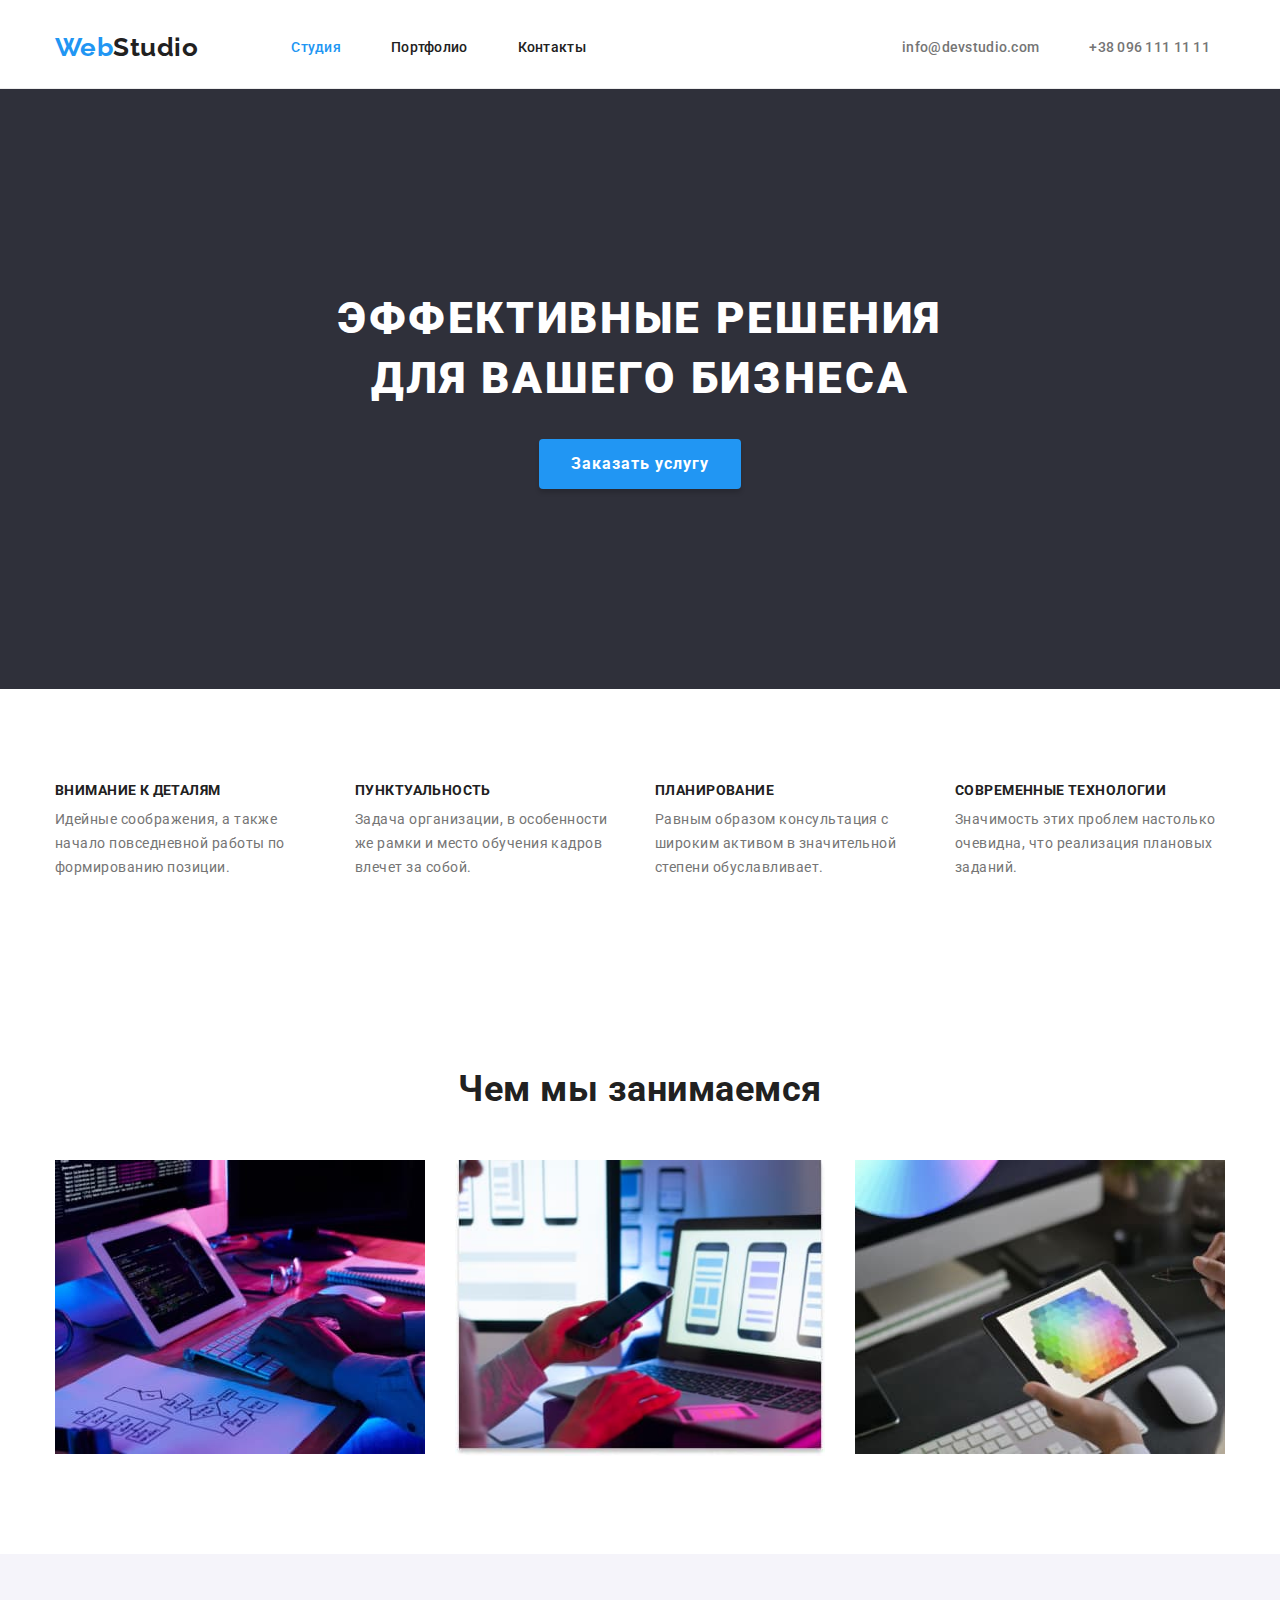
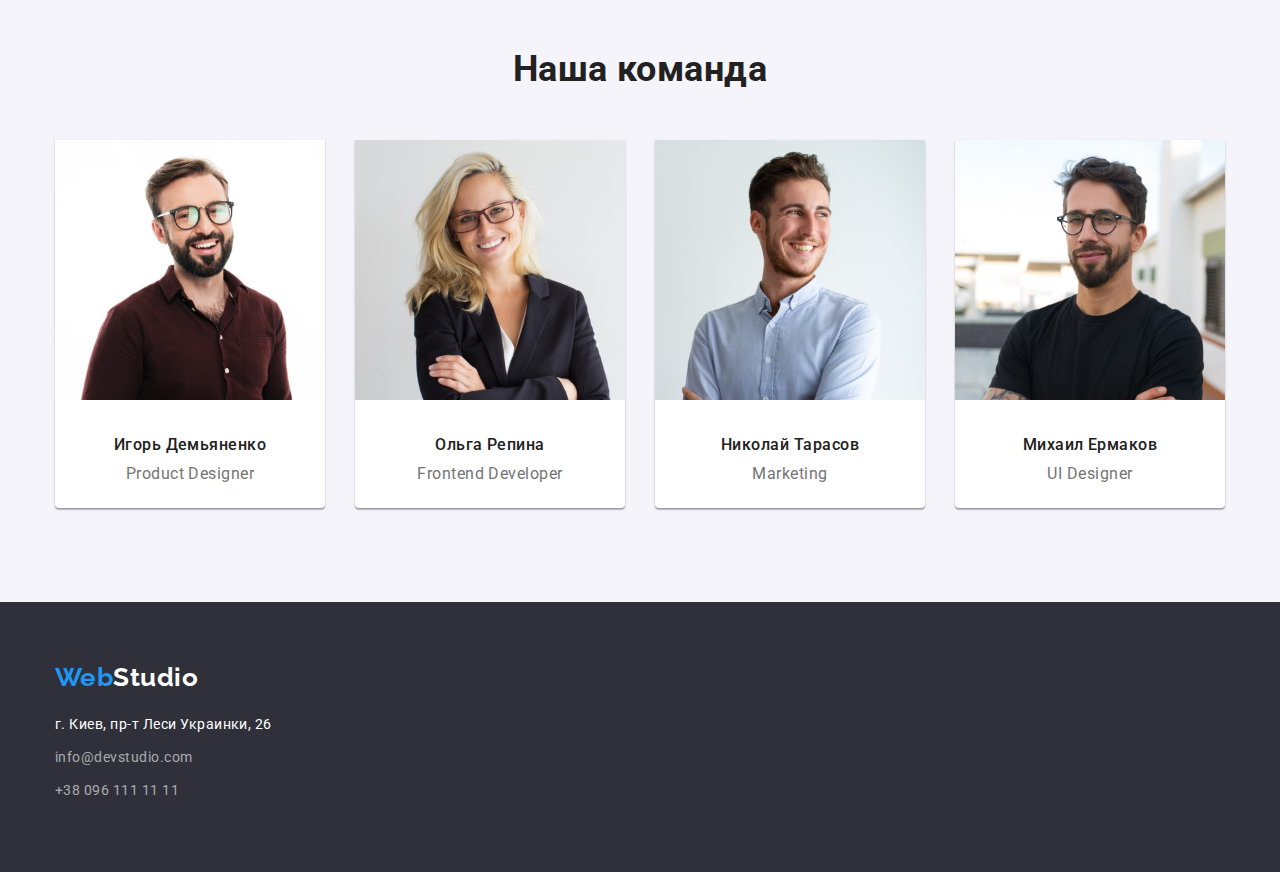
<file: index.html>
<!DOCTYPE html>
<html lang="ru">
  <head>
    <meta charset="UTF-8" />
    <meta http-equiv="X-UA-Compatible" content="IE=edge" />
    <meta name="viewport" content="width=device-width, initial-scale=1.0" />
    <title>WebStudio</title>
    <link rel="preconnect" href="https://fonts.googleapis.com" />
    <link rel="preconnect" href="https://fonts.gstatic.com" crossorigin />
    <link
      href="https://fonts.googleapis.com/css2?family=Raleway:wght@700&family=Roboto:wght@400;500;700;900&display=swap"
      rel="stylesheet"
    />
    <link rel="stylesheet" href="./css/modern-normalize.css" />
    <link rel="stylesheet" href="./css/styles.css" />
  </head>
  <body>
    <header class="header-border">
      <div class="flex-nav header-container">
        <nav class="flex-nav">
          <a href="" lang="en" class="logo link">Web<span class="logo-accent">Studio</span> </a>

          <ul class="flex-nav-menu">
            <li class="list nav-menu-item">
              <a href="./index.html" class="link site-nav-text current">Студия</a>
            </li>
            <li class="list nav-menu-item">
              <a href="./portfolio.html" class="link site-nav-text">Портфолио</a>
            </li>
            <li class="list nav-menu-item">
              <a href="" class="link site-nav-text">Контакты</a>
            </li>
          </ul>
        </nav>
        <ul class="container flex-nav-contact">
          <li class="list nav-contact-item">
            <a href="mailto:info@devstudio.com" class="link site-contact">info@devstudio.com</a>
          </li>
          <li class="list nav-contact-item">
            <a href="tel:+380961111111" class="link site-contact">+38 096 111 11 11</a>
          </li>
        </ul>
      </div>
    </header>
    <main>
      <section class="hero-bg-temporary">
        <h1 class="hero-title">Эффективные решения <br />для вашего бизнеса</h1>
        <button type="button" class="hero-button">Заказать услугу</button>
      </section>

      <section class="section">
        <!--Скрытый заголовок-->
        <h2 class="visually-hidden">Наши преимущества</h2>

        <ul class="advantages-items container">
          <li class="list advantages-item">
            <h3 class="advantages-title">Внимание к деталям</h3>
            <p class="advantages-text">
              Идейные соображения, а также начало повседневной работы по формированию позиции.
            </p>
          </li>
          <li class="list advantages-item">
            <h3 class="advantages-title">Пунктуальность</h3>
            <p class="advantages-text">
              Задача организации, в особенности же рамки и место обучения кадров влечет за собой.
            </p>
          </li>
          <li class="list advantages-item">
            <h3 class="advantages-title">Планирование</h3>
            <p class="advantages-text">
              Равным образом консультация с широким активом в значительной степени обуславливает.
            </p>
          </li>
          <li class="list advantages-item">
            <h3 class="advantages-title">Современные технологии</h3>
            <p class="advantages-text">Значимость этих проблем настолько очевидна, что реализация плановых заданий.</p>
          </li>
        </ul>
      </section>
      <section class="section">
        <h2 class="title wedo-title">Чем мы занимаемся</h2>

        <ul class="wedo-ul container">
          <li class="list wedo-item">
            <img src="./images/about-1.jpg" alt="человек печатает на клавиатуре код" width="370" />
          </li>
          <li class="list wedo-item">
            <img src="./images/about-2.jpg" alt="на ноутбуке разметка сайтов" width="370" />
          </li>
          <li class="list wedo-item">
            <img src="./images/about-3.jpg" alt="человек держит цветовую палитра" width="370" />
          </li>
        </ul>
      </section>
      <section class="team section">
        <div class="team-container">
          <h2 class="title team-title">Наша команда</h2>
          <ul class="team-items">
            <li class="list team-item">
              <img class="team-img" src="./images/team-1.jpg" alt="улыбающийся мужчина в очках" width="270" />
              <h3 class="team-item-title">Игорь Демьяненко</h3>
              <p class="team-item-role" lang="en">Product Designer</p>
            </li>
            <li class="list team-item">
              <img class="team-img" src="./images/team-2.jpg" alt="красивая девушка улыбается" width="270" />
              <h3 class="team-item-title">Ольга Репина</h3>
              <p class="team-item-role" lang="en">Frontend Developer</p>
            </li>
            <li class="list team-item">
              <img class="team-img" src="./images/team-3.jpg" alt="мужчина в голубой рубашке" width="270" />
              <h3 class="team-item-title">Николай Тарасов</h3>
              <p class="team-item-role" lang="en">Marketing</p>
            </li>
            <li class="list team-item">
              <img class="team-img" src="./images/team-4.jpg" alt="мужчина c бородой" width="270" />
              <h3 class="team-item-title">Михаил Ермаков</h3>
              <p class="team-item-role" lang="en">UI Designer</p>
            </li>
          </ul>
        </div>
      </section>
    </main>
    <footer class="footer">
      <div class="container">
        <a href="./index.html" lang="en" class="footer-logo link">Web<span class="logo-accent-footer">Studio</span> </a>
        <address>
          <ul>
            <li class="footer-map list footer-adress">г. Киев, пр-т Леси Украинки, 26</li>
            <li class="list footer-adress">
              <a href="mailto:info@devstudio.com" class="footer-contact link">info@devstudio.com</a>
            </li>
            <li class="list footer-adress">
              <a href="tel:+380961111111" class="footer-contact link">+38 096 111 11 11</a>
            </li>
          </ul>
        </address>
      </div>
    </footer>
  </body>
</html>
</file>
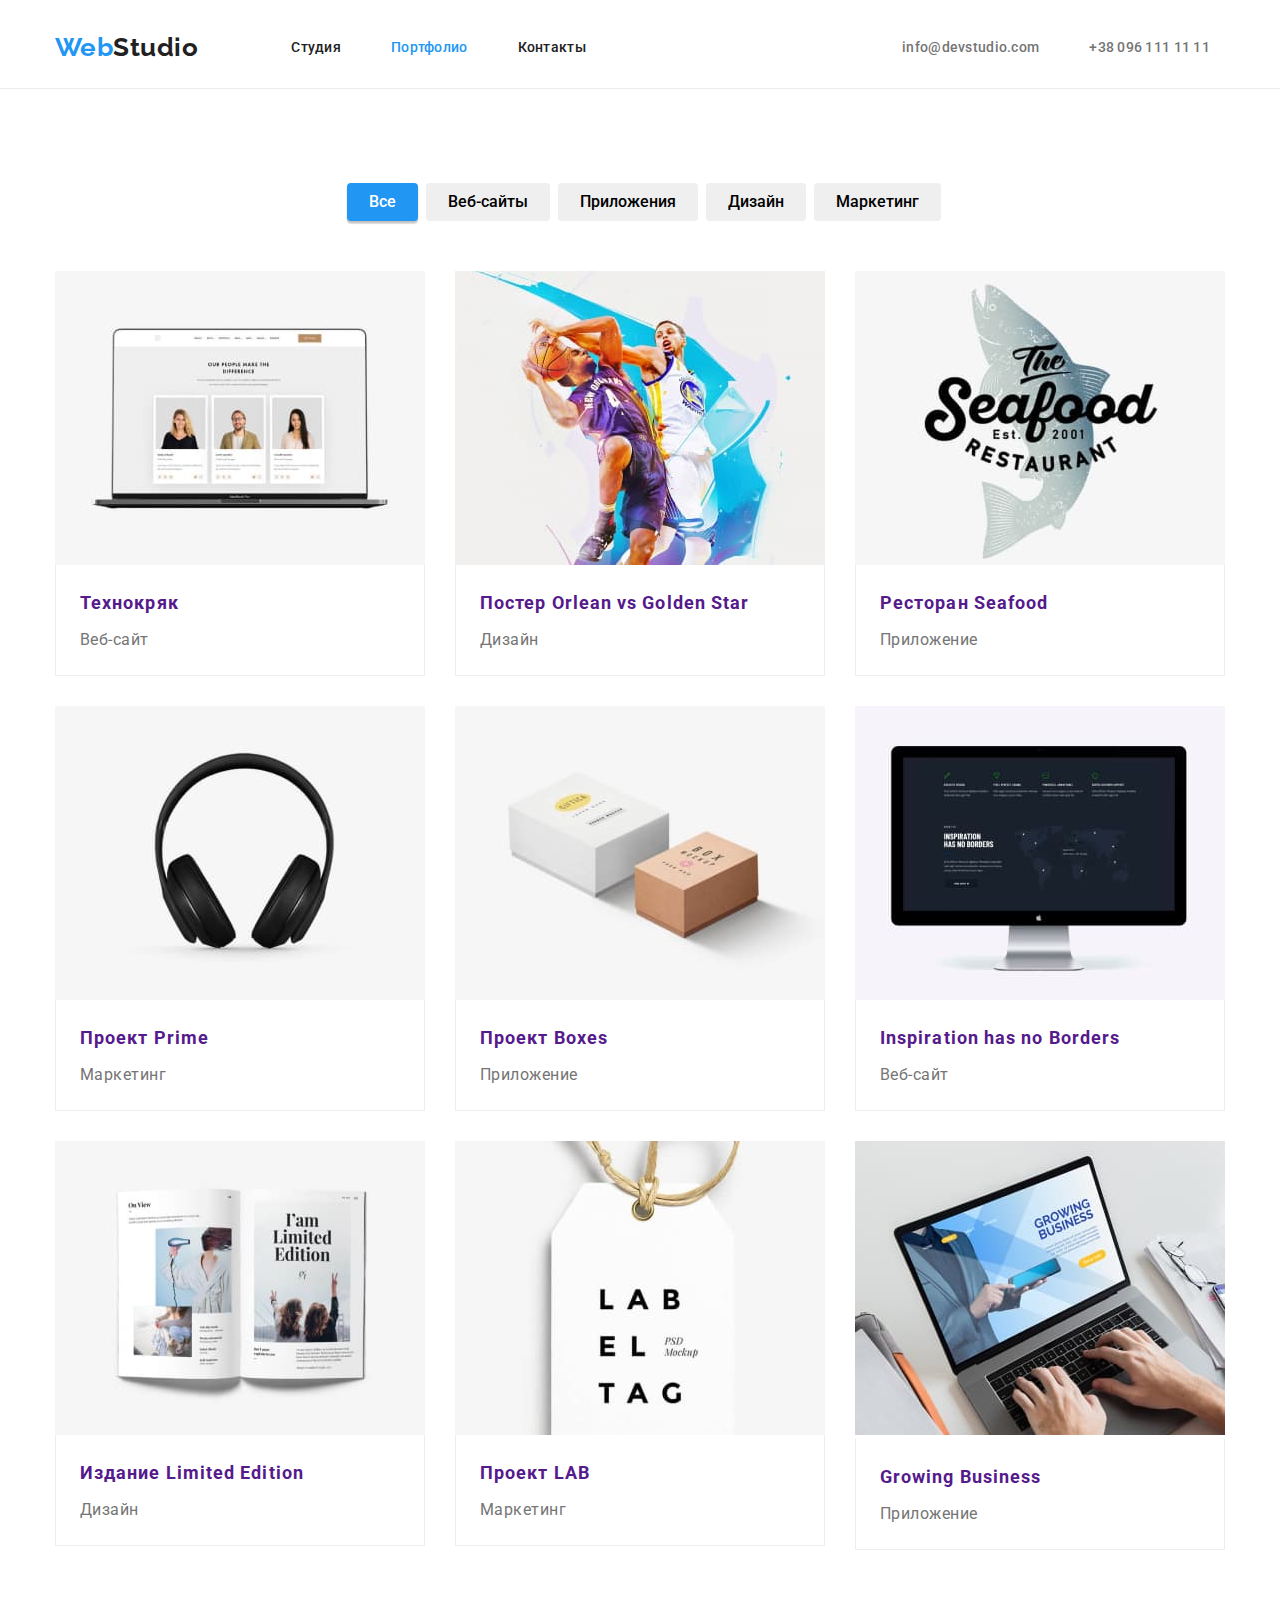
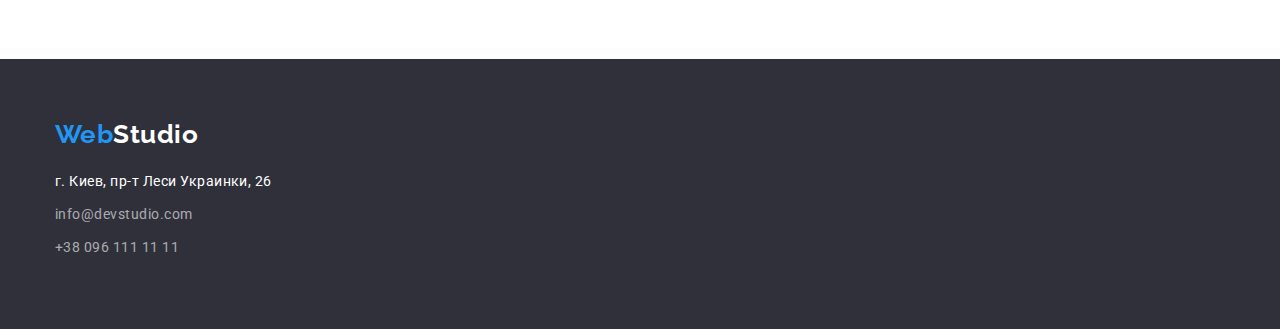
<file: portfolio.html>
<!DOCTYPE html>
<html lang="ru">
  <head>
    <meta charset="UTF-8" />
    <meta http-equiv="X-UA-Compatible" content="IE=edge" />
    <meta name="viewport" content="width=device-width, initial-scale=1.0" />
    <title>WebStudio</title>
    <link rel="preconnect" href="https://fonts.googleapis.com" />
    <link rel="preconnect" href="https://fonts.gstatic.com" crossorigin />
    <link
      href="https://fonts.googleapis.com/css2?family=Raleway:wght@700&family=Roboto:wght@400;500;700;900&display=swap"
      rel="stylesheet"
    />
    <link rel="stylesheet" href="./css/modern-normalize.css" />
    <link rel="stylesheet" href="./css/styles.css" />
  </head>
  <body>
    <header class="header-border">
      <div class="flex-nav header-container">
        <nav class="flex-nav">
          <a href="" lang="en" class="logo link">Web<span class="logo-accent">Studio</span> </a>

          <ul class="flex-nav-menu">
            <li class="list nav-menu-item">
              <a href="./index.html" class="link site-nav-text">Студия</a>
            </li>
            <li class="list nav-menu-item">
              <a href="./portfolio.html" class="link site-nav-text current">Портфолио</a>
            </li>
            <li class="list nav-menu-item">
              <a href="" class="link site-nav-text">Контакты</a>
            </li>
          </ul>
        </nav>
        <ul class="container flex-nav-contact">
          <li class="list nav-contact-item">
            <a href="mailto:info@devstudio.com" class="link site-contact">info@devstudio.com</a>
          </li>
          <li class="list nav-contact-item">
            <a href="tel:+380961111111" class="link site-contact">+38 096 111 11 11</a>
          </li>
        </ul>
      </div>
    </header>
    <main>
      <section class="section">
        <!--Скрытый заголовок-->
        <h1 class="visually-hidden">Виды работ</h1>
        <ul class="works-buttons container">
          <li class="list">
            <button type="button" class="work-button button-current">Все</button>
          </li>
          <li class="list">
            <button type="button" class="work-button">Веб-сайты</button>
          </li>
          <li class="list">
            <button type="button" class="work-button">Приложения</button>
          </li>
          <li class="list">
            <button type="button" class="work-button">Дизайн</button>
          </li>
          <li class="list">
            <button type="button" class="work-button">Маркетинг</button>
          </li>
        </ul>
        <ul class="works-items works-container">
          <li class="list works-item">
            <a href="" class="link">
              <img class="works-img" src="./images/portpholio-1.jpg" alt="ноутбук с сайтом" width="370" />
              <div class="works-item-bottom">
                <h2 class="works-title">Технокряк</h2>
                <p class="works-text">Веб-сайт</p>
              </div>
            </a>
          </li>
          <li class="list works-item">
            <a href="" class="link">
              <img class="works-img" src="./images/portpholio-2.jpg" alt="нарисованные баскетболисты" width="370" />
              <div class="works-item-bottom">
                <h2 class="works-title">
                  Постер
                  <span lang="en">Orlean vs Golden Star</span>
                </h2>
                <p class="works-text">Дизайн</p>
              </div>
            </a>
          </li>
          <li class="list works-item">
            <a href="" class="link">
              <img class="works-img" src="./images/portpholio-3.jpg" alt="название приложения" width="370" />
              <div class="works-item-bottom">
                <h2 class="works-title">
                  Ресторан
                  <span lang="en">Seafood</span>
                </h2>
                <p class="works-text">Приложение</p>
              </div>
            </a>
          </li>
          <li class="list works-item">
            <a href="" class="link"
              ><img class="works-img" src="./images/portpholio-4.jpg" alt="наушники" width="370" />
              <div class="works-item-bottom">
                <h2 class="works-title">
                  Проект
                  <span lang="en">Prime</span>
                </h2>
                <p class="works-text">Маркетинг</p>
              </div>
            </a>
          </li>
          <li class="list works-item">
            <a href="" class="link">
              <img class="works-img" src="./images/portpholio-5.jpg" alt="упаковка" width="370" />
              <div class="works-item-bottom">
                <h2 class="works-title">
                  Проект
                  <span lang="en">Boxes</span>
                </h2>
                <p class="works-text">Приложение</p>
              </div>
            </a>
          </li>
          <li class="list works-item">
            <a href="" class="link">
              <img class="works-img" src="./images/portpholio-6.jpg" alt="монитор с сайтом" width="370" />
              <div class="works-item-bottom">
                <h2 class="works-title" lang="en">Inspiration has no Borders</h2>
                <p class="works-text">Веб-сайт</p>
              </div>
            </a>
          </li>
          <li class="list works-item">
            <a href="" class="link"
              ><img class="works-img" src="./images/portpholio-7.jpg" alt="журнал" width="370" />
              <div class="works-item-bottom">
                <h2 class="works-title">
                  Издание
                  <span lang="en">Limited Edition</span>
                </h2>
                <p class="works-text">Дизайн</p>
              </div>
            </a>
          </li>
          <li class="list works-item">
            <a href="" class="link">
              <img class="works-img" src="./images/portpholio-8.jpg" alt="бирка с названием" width="370" />
              <div class="works-item-bottom">
                <h2 class="works-title">Проект <span lang="en">LAB</span></h2>
                <p class="works-text">Маркетинг</p>
              </div>
            </a>
          </li>
          <li class="list works-item">
            <a href="" class="link">
              <img src="./images/portpholio-9.jpg" alt="руки на ноутбуке" width="370" />
              <div class="works-item-bottom">
                <h2 class="works-title" lang="en">Growing Business</h2>
                <p class="works-text">Приложение</p>
              </div>
            </a>
          </li>
        </ul>
      </section>
    </main>
    <footer class="footer">
      <div class="container">
        <a href="./index.html" lang="en" class="footer-logo link">Web<span class="logo-accent-footer">Studio</span> </a>
        <address>
          <ul>
            <li class="footer-map list footer-adress">г. Киев, пр-т Леси Украинки, 26</li>
            <li class="list footer-adress">
              <a href="mailto:info@devstudio.com" class="footer-contact link">info@devstudio.com</a>
            </li>
            <li class="list footer-adress">
              <a href="tel:+380961111111" class="footer-contact link">+38 096 111 11 11</a>
            </li>
          </ul>
        </address>
      </div>
    </footer>
  </body>
</html>
</file>
<file: css/styles.css>
:root {
  --title-text-color: #212121;
  --primary-text-color: #757575;
  --primary-white-color: #ffffff;
  --accent-color: #2196f3;
  --accent-color-hover: #188ce8;
  --team-bg-color: #f5f4fa;
  --footer-bg-color: #2f303a;
  --temporary-bg-color: #2f303a;
}

body {
  margin: 0;
  font-family: Roboto, sans-serif;
  letter-spacing: 0.03em;

  color: var(--title-text-color);
  background-color: var(--primary-white-color);
}

h1,
h2,
h3,
h4,
h5,
h6,
p,
ul {
  margin: 0;
  padding: 0;
}

/* All site */

*,
::after,
::before {
  box-sizing: border-box;
}

.visually-hidden {
  position: absolute;
  width: 1px;
  height: 1px;
  margin: -1px;
  border: 0;
  padding: 0;
  white-space: nowrap;
  clip-path: inset(100%);
  clip: rect(0 0 0 0);
  overflow: hidden;
}

.title {
  font-weight: 700;
  font-size: 36px;
  line-height: 1.17;
  text-align: center;
}

.link {
  text-decoration: none;
}

.list {
  list-style: none;
}

.container {
  width: 1200px;
  padding-left: 15px;
  padding-right: 15px;
  margin-right: auto;
  margin-left: auto;
}

.section {
  padding-top: 94px;
  padding-bottom: 94px;
}

/* site-nav */

.header-border {
  border-bottom: 1px solid #ececec;
}

.header-container {
  width: 1200px;
  padding-left: 15px;
  padding-right: 15px;
  margin-right: auto;
  margin-left: auto;
  margin-top: 32px;
  margin-bottom: 25px;
}

.flex-nav {
  display: flex;
}

.flex-nav-menu {
  display: flex;
  align-items: center;
  margin-left: 93px;
}

.flex-nav-contact {
  display: flex;
  align-items: center;
  justify-content: end;
}

.nav-menu-item:not(:first-child) {
  margin-left: 50px;
}

.logo {
  font-family: Raleway;
  font-size: 26px;
  font-weight: 700;
  line-height: 1.19;
  color: var(--accent-color);
}

.logo-accent {
  color: var(--title-text-color);
}

.logo-accent:hover {
  color: var(--accent-color);
}

.site-nav-text {
  font-size: 14px;
  font-weight: 500;
  line-height: 1.14;
  letter-spacing: 0.02em;
  color: var(--title-text-color);
}
.site-nav-text:hover,
.site-nav-text:focus {
  color: var(--accent-color);
}

.site-contact {
  font-size: 14px;
  font-weight: 500;
  line-height: 1.14;
  letter-spacing: 0.02em;
  color: var(--primary-text-color);
}

.site-contact:hover,
.site-contact:focus,
.current {
  color: var(--accent-color);
}

.nav-contact-item:not(:first-child) {
  margin-left: 50px;
}

/* hero */

.hero-title {
  margin-bottom: 30px;

  color: var(--primary-white-color);
  font-weight: 900;
  font-size: 44px;
  line-height: 1.36;
  text-align: center;
  letter-spacing: 0.06em;
  text-transform: uppercase;
}

.hero-button {
  display: block;
  padding: 10px 32px;
  margin: auto;

  border: none;
  border-radius: 4px;
  box-shadow: 0px 4px 4px rgba(0, 0, 0, 0.15);

  font-family: Roboto, sans-serif;
  font-weight: 700;
  font-size: 16px;
  line-height: 1.87;
  letter-spacing: 0.06em;

  color: var(--primary-white-color);
  background-color: var(--accent-color);
}

.hero-button:hover,
.hero-button:focus {
  background-color: var(--accent-color-hover);
}

.hero-bg-temporary {
  background-color: var(--temporary-bg-color);
  padding-top: 200px;
  padding-bottom: 200px;
}

/* advantages */

.advantages-items {
  display: flex;
  justify-content: center;
}

.advantages-item {
  width: 270px;
}

.advantages-item:not(:first-child) {
  margin-left: 30px;
}

.advantages-title {
  margin-bottom: 10px;

  font-weight: 700;
  font-size: 14px;
  line-height: 1.14;
  letter-spacing: 0.03em;
  text-transform: uppercase;
}
.advantages-text {
  font-size: 14px;
  line-height: 1.71;
  color: var(--primary-text-color);
}

/* wedo */

.wedo-title {
  margin-bottom: 50px;
}

.wedo-ul {
  display: flex;
}

.wedo-item:not(:first-child) {
  margin-left: 30px;
}

/* team */

.team {
  background-color: var(--team-bg-color);
}

.team-container {
  width: 1200px;
  padding-left: 15px;
  padding-right: 15px;
  margin-right: auto;
  margin-left: auto;
}

.team-title {
  margin-top: 0;
  margin-bottom: 50px;
}

.team-items {
  display: flex;
  justify-content: center;
  padding: 0;
  margin: 0;
}

.team-item {
  height: 368px;

  background-color: var(--primary-white-color);
  box-shadow: 0px 1px 3px rgba(0, 0, 0, 0.12), 0px 1px 1px rgba(0, 0, 0, 0.14), 0px 2px 1px rgba(0, 0, 0, 0.2);
  border-radius: 0px 0px 4px 4px;
}

.team-item:not(:first-child) {
  margin-left: 30px;
}

.team-img {
  margin-bottom: 30px;
}

.team-item-title {
  font-weight: 500;
  font-size: 16px;
  line-height: 1.19;
  text-align: center;
  margin-top: 0;
  margin-bottom: 10px;
}

.team-item-role {
  font-size: 16px;
  line-height: 1.19;
  color: var(--primary-text-color);
  text-align: center;
  margin: 0;
}

/* footer */

.footer-logo {
  display: block;
  margin-bottom: 20px;

  font-family: Raleway;
  font-size: 26px;
  font-weight: 700;
  line-height: 1.19;
  color: var(--accent-color);
}

.logo-accent-footer {
  color: var(--primary-white-color);
}

.logo-accent-footer:hover {
  color: var(--accent-color);
}

.footer {
  padding-top: 60px;
  padding-bottom: 60px;
  background-color: var(--footer-bg-color);
}

.footer-adress {
  margin-bottom: 9px;
}

.footer-map {
  font-size: 14px;
  line-height: 1.71;
  font-style: normal;
  color: var(--primary-white-color);
}

.footer-contact {
  font-size: 14px;
  line-height: 1.71;
  font-style: normal;
  color: rgba(255, 255, 255, 0.6);
}

.footer-map:hover,
.footer-map:focus,
.footer-contact:hover,
.footer-contact:focus {
  color: var(--accent-color);
}

/* PORTPHOLIO */
/* Types of work */

.works-buttons {
  display: flex;
  justify-content: center;
  margin-bottom: 50px;
}

.work-button {
  margin-left: 8px;
  padding: 6px 22px;

  font-family: Roboto, sans-serif;
  font-weight: 500;
  font-size: 16px;
  line-height: 1.62;

  border: none;
  border-radius: 4px;
}

.button-current {
  color: var(--primary-white-color);
  background-color: var(--accent-color);
  box-shadow: 0px 3px 1px rgba(0, 0, 0, 0.1), 0px 1px 2px rgba(0, 0, 0, 0.08), 0px 2px 2px rgba(0, 0, 0, 0.12);
}

.work-button:hover,
.work-button:focus {
  color: var(--primary-white-color);
  background-color: var(--accent-color);

  cursor: pointer;
}

/* Our works */

.works-container {
  width: 1200px;
  padding-left: -15px;
  padding-right: -15px;
  margin-top: -15px;
  margin-right: auto;
  margin-left: auto;
}

.works-items {
  display: flex;
  flex-wrap: wrap;
}

.works-img {
  display: block;
}

.works-item {
  width: 370px;
  margin: 15px;

  background-color: var(--primary-white-color);
}

.works-item-bottom {
  border-right: 1px solid #eeeeee;
  border-bottom: 1px solid #eeeeee;
  border-left: 1px solid #eeeeee;
}

.works-title {
  font-weight: 700;
  font-size: 18px;
  line-height: 2;
  letter-spacing: 0.06em;

  margin: 0;
  padding-top: 20px;
  padding-left: 24px;
  padding-bottom: 4px;
}

.works-text {
  font-size: 16px;
  line-height: 1.87;
  color: var(--primary-text-color);

  margin-top: 0;
  margin-left: 24px;
  margin-right: 24px;
  margin-bottom: 20px;
}
</file>
